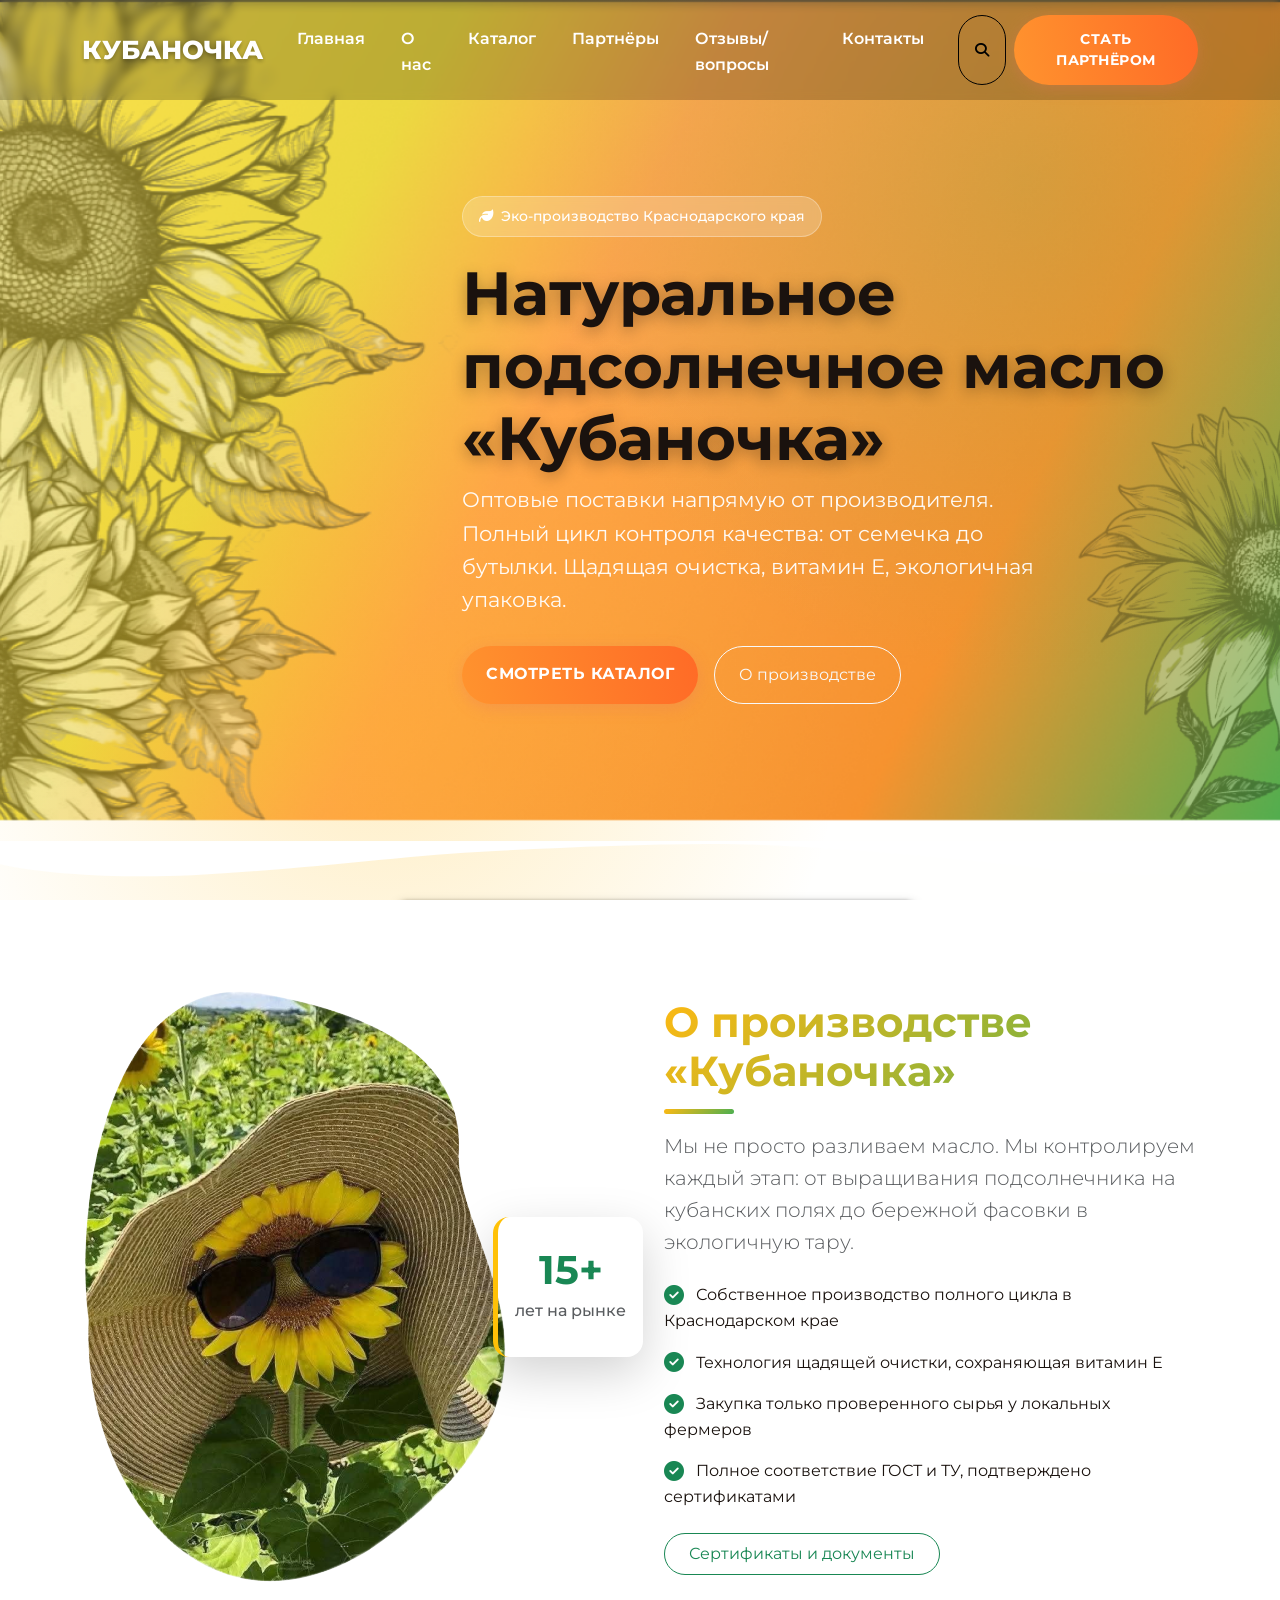
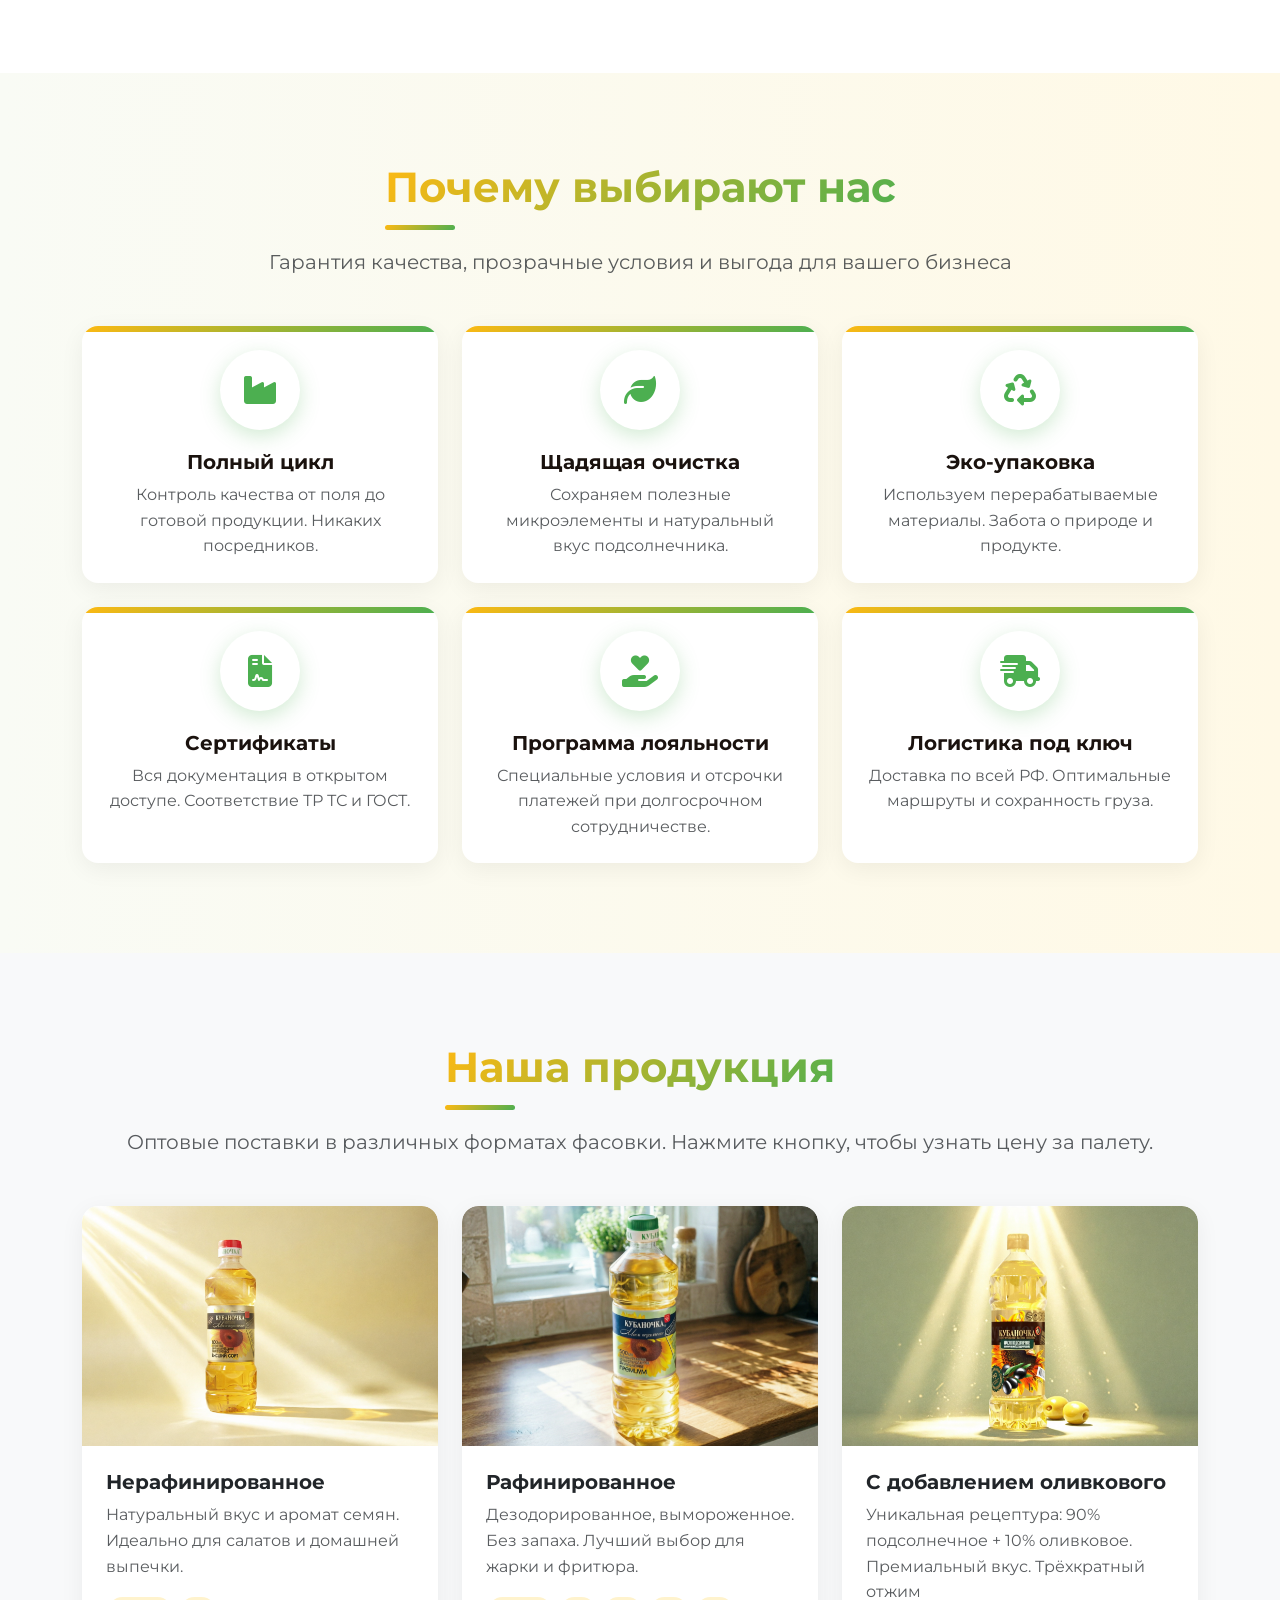
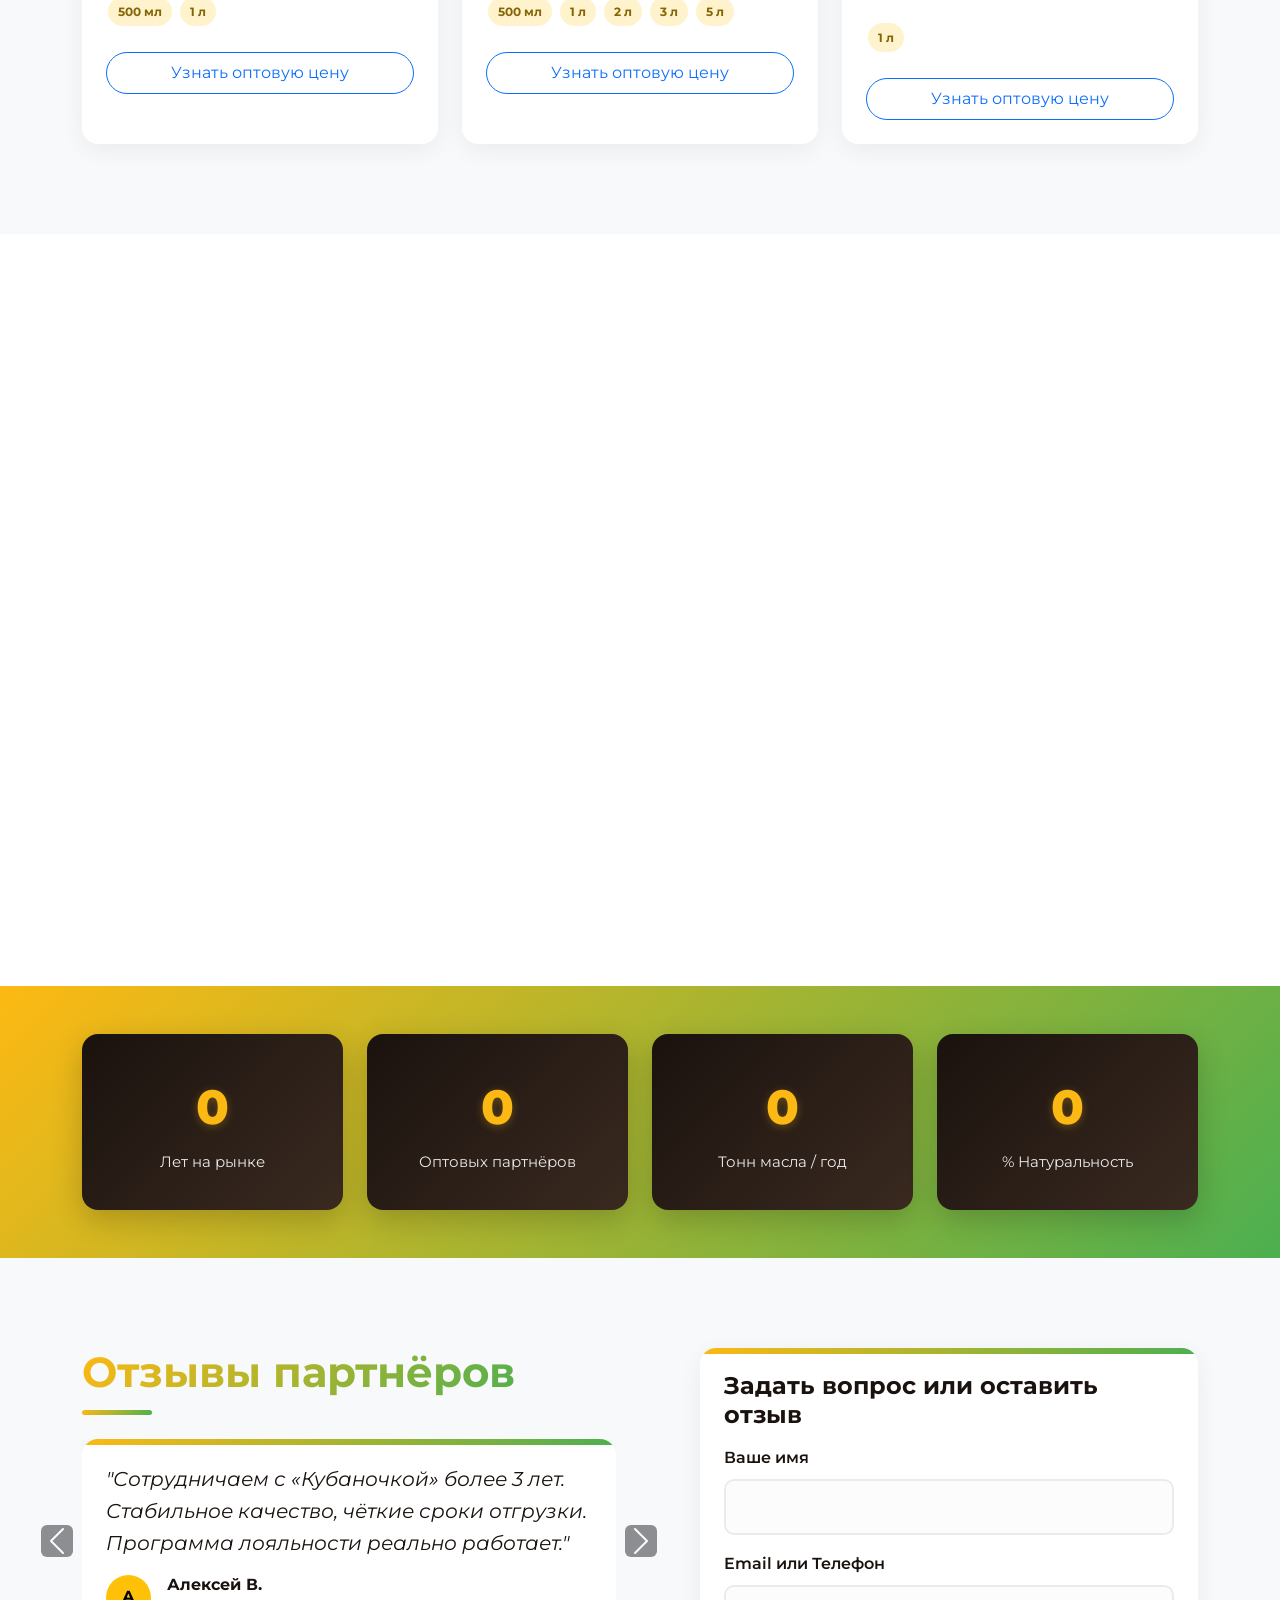
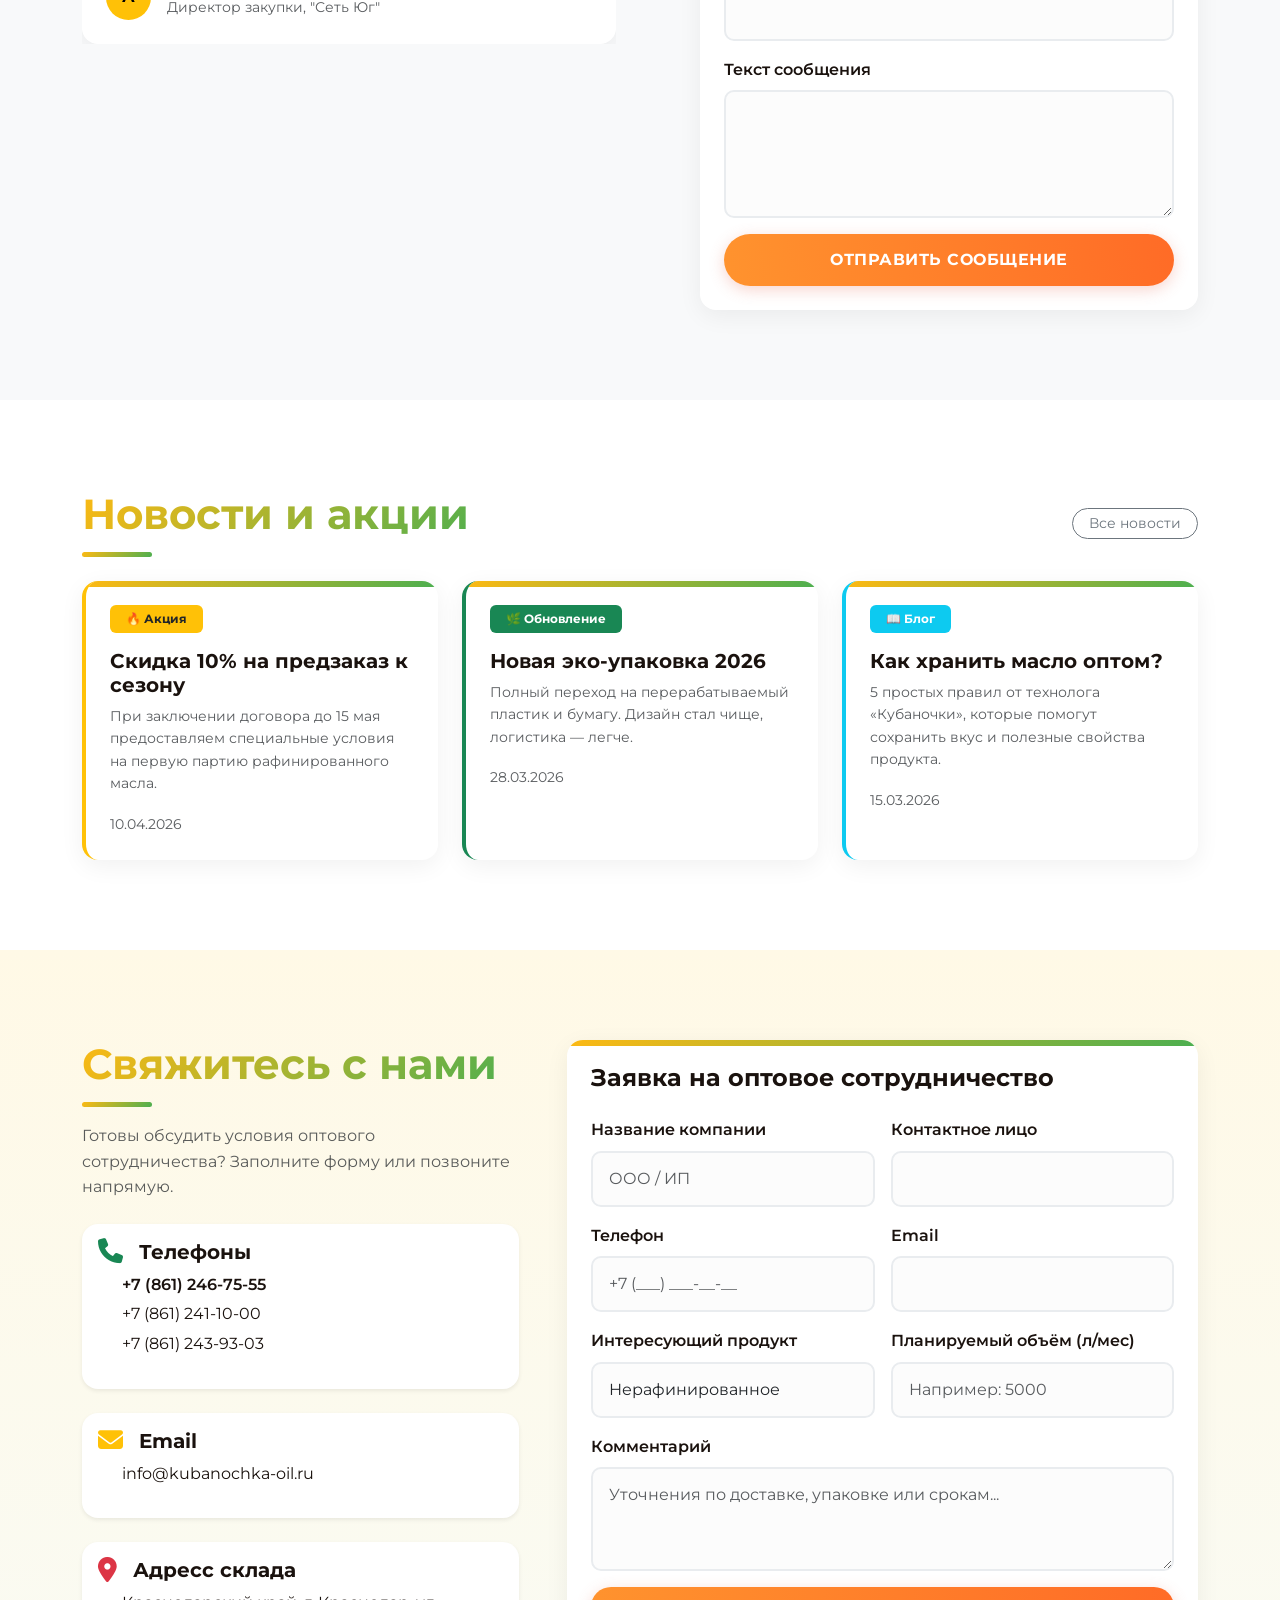
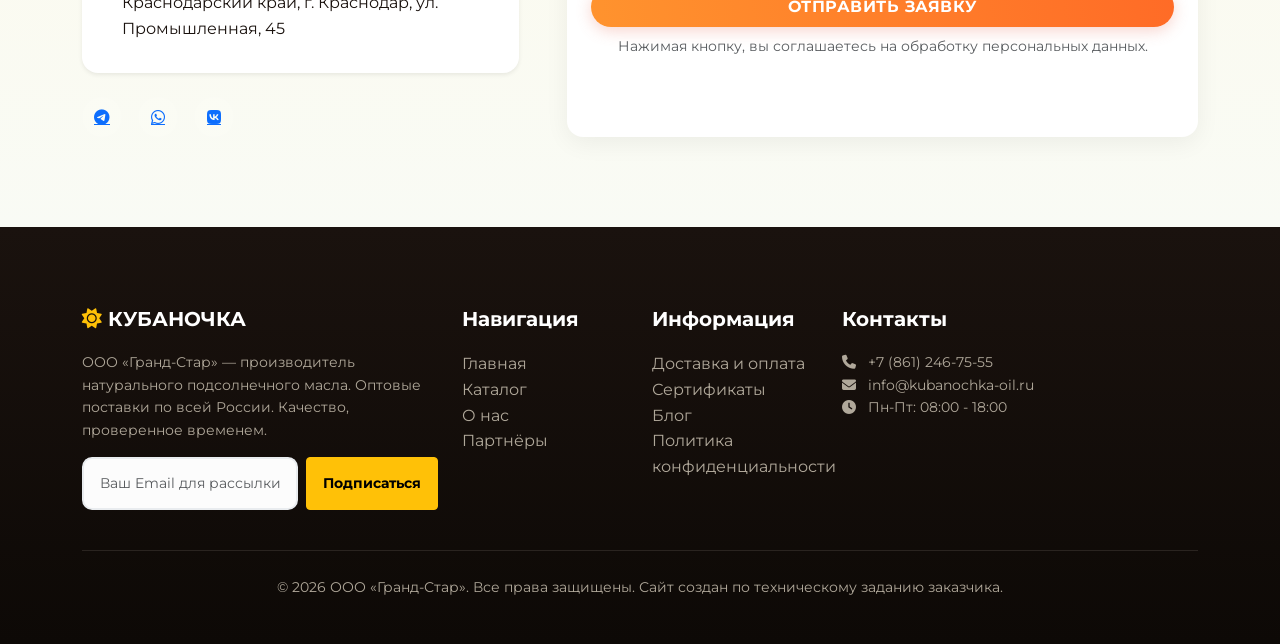
<file: index.html>
<!DOCTYPE html>
<html lang="ru">

<head>
    <meta charset="UTF-8">
    <meta name="viewport" content="width=device-width, initial-scale=1.0">
    <title>Сильный пароль: конструктор безопасности</title>
    <!-- Подключение Bootstrap CSS через CDN -->
    <link href="https://cdn.jsdelivr.net/npm/bootstrap@5.3.2/dist/css/bootstrap.min.css" rel="stylesheet">
    <!-- Bootstrap Icons -->
    <link rel="stylesheet" href="https://cdn.jsdelivr.net/npm/bootstrap-icons@1.11.1/font/bootstrap-icons.css">
    <link rel="preconnect" href="https://fonts.googleapis.com">
    <link rel="preconnect" href="https://fonts.gstatic.com" crossorigin>
    <link href="https://fonts.googleapis.com/css2?family=Montserrat:wght@300;400;500;600;700;800&display=swap"
        rel="stylesheet">
    <link rel="stylesheet" href="styles.css">
    <script src="script.js"></script>

</head>

<body>


    <!-- ================= НАВИГАЦИЯ ================= -->
    <nav id="mainNav" class="navbar navbar-expand-lg fixed-top">
        <div class="container">
            <a class="navbar-brand" href="#">КУБАНОЧКА</a>
            <button class="navbar-toggler bg-light" type="button" data-bs-toggle="collapse"
                data-bs-target="#navbarContent">
                <span class="navbar-toggler-icon"></span>
            </button>
            <div class="collapse navbar-collapse" id="navbarContent">
                <ul class="navbar-nav ms-auto mb-2 mb-lg-0">
                    <li class="nav-item"><a class="nav-link" href="#hero">Главная</a></li>
                    <li class="nav-item"><a class="nav-link" href="#about">О нас</a></li>
                    <li class="nav-item"><a class="nav-link" href="#catalog">Каталог</a></li>
                    <li class="nav-item"><a class="nav-link" href="#partners">Партнёры</a></li>
                    <li class="nav-item"><a class="nav-link" href="#reviews">Отзывы/вопросы</a></li>
                    <li class="nav-item"><a class="nav-link" href="#contact">Контакты</a></li>
                </ul>
                <div class="ms-lg-3 d-flex gap-2 mt-2 mt-lg-0">
                    <button class="btn btn-outline-light btn-sm rounded-pill px-3" data-bs-toggle="modal"
                        data-bs-target="#searchModal"><i class="fa-solid fa-magnifying-glass"></i></button>
                    <a href="#contact" class="btn btn-cta btn-sm px-4">Стать партнёром</a>
                </div>
            </div>
        </div>
    </nav>

    <!-- ================= ГЕРОЙ-БАННЕР ================= -->
    <section id="hero" class="hero-section">
        <div class="container position-relative" style="z-index: 2;">
            <div class="row align-items-center">
                <div class="col-lg-8 offset-lg-4 hero-content fade-in">
                    <span class="hero-badge"><i class="fa-solid fa-leaf me-2"></i>Эко-производство Краснодарского
                        края</span>
                    <h1>Натуральное подсолнечное масло <span class="text-yellow">«Кубаночка»</span></h1>
                    <p>Оптовые поставки напрямую от производителя. Полный цикл контроля качества: от семечка до бутылки.
                        Щадящая очистка, витамин Е, экологичная упаковка.</p>
                    <div class="d-flex flex-wrap gap-3">
                        <a href="#catalog" class="btn btn-cta rounded-pill px-4 py-3">Смотреть каталог</a>
                        <a href="#about" class="btn btn-outline-light rounded-pill px-4 py-3">О производстве</a>
                    </div>
                </div>
            </div>
        </div>
        <div style="position: absolute; bottom: -1px; left: 0; width: 100%; overflow: hidden; line-height: 0;">
            <svg viewBox="0 0 1200 120" preserveAspectRatio="none" style="width: 100%; height: 60px; fill: #ffffff;">
                <path
                    d="M0,0V46.29c47,22,117,28,180,22,100-10,200-40,280-48,100-10,200-20,280-10,90,10,180,30,240,45,50,10,100,15,160,10,50-5,90-15,130-25,40-10,80-25,130-30,50-5,100-10,150-10V0Z">
                </path>
            </svg>
        </div>
    </section>

    <!-- ================= О КОМПАНИИ ================= -->
    <section id="about" class="section-padding">
        <div class="container">
            <div class="row align-items-center g-5">
                <div class="col-lg-6 fade-in">
                    <div class="position-relative">
                        <img src="1pods.png" alt="Производство Кубаночка" class="img-fluid">
                        <div class="position-absolute top-50 start-100 translate-middle rounded-4 shadow-lg d-none d-md-flex flex-column justify-content-center border-start border-5 border-warning text-center"
                            style="margin-left: -48px; min-width: 150px; min-height: 140px; ">
                            <span class="fs-1 fw-bold text-success lh-1">15+</span>

                            <span class="text-muted fw-medium mt-2">
                                лет на рынке
                            </span>
                        </div>
                    </div>
                </div>
                <div class="col-lg-6 fade-in ps-lg-6">
                    <h2 class="section-title">О производстве <span class="text-green">«Кубаночка»</span></h2>
                    <p class="lead text-muted">Мы не просто разливаем масло. Мы контролируем каждый этап: от выращивания
                        подсолнечника на кубанских полях до бережной фасовки в экологичную тару.</p>
                    <ul class="list-unstyled mt-4 mb-4">
                        <li class="mb-3"><i class="fa-solid fa-check-circle text-success me-2 fa-lg"></i> Собственное
                            производство полного цикла в Краснодарском крае</li>
                        <li class="mb-3"><i class="fa-solid fa-check-circle text-success me-2 fa-lg"></i> Технология
                            щадящей очистки, сохраняющая витамин Е</li>
                        <li class="mb-3"><i class="fa-solid fa-check-circle text-success me-2 fa-lg"></i> Закупка только
                            проверенного сырья у локальных фермеров</li>
                        <li class="mb-3"><i class="fa-solid fa-check-circle text-success me-2 fa-lg"></i> Полное
                            соответствие ГОСТ и ТУ, подтверждено сертификатами</li>
                    </ul>
                    <a href="#partners" class="btn btn-outline-success rounded-pill px-4 py-2">Сертификаты и
                        документы</a>
                </div>
            </div>
        </div>
    </section>

    <!-- ================= ПРЕИМУЩЕСТВА ================= -->
    <section class="section-padding" style="background: linear-gradient(to right, #f9fbf5, #fff9e6);">
        <div class="container">
            <div class="text-center mb-5 fade-in">
                <h2 class="section-title">Почему выбирают нас</h2>
                <p class="text-muted fs-5">Гарантия качества, прозрачные условия и выгода для вашего бизнеса</p>
            </div>
            <div class="row g-4">
                <div class="col-md-6 col-lg-4 fade-in">
                    <div class="card-custom p-4 text-center h-100">
                        <div class="adv-icon"><i class="fa-solid fa-industry"></i></div>
                        <h5>Полный цикл</h5>
                        <p class="text-muted mb-0">Контроль качества от поля до готовой продукции. Никаких посредников.
                        </p>
                    </div>
                </div>
                <div class="col-md-6 col-lg-4 fade-in">
                    <div class="card-custom p-4 text-center h-100">
                        <div class="adv-icon"><i class="fa-solid fa-leaf"></i></div>
                        <h5>Щадящая очистка</h5>
                        <p class="text-muted mb-0">Сохраняем полезные микроэлементы и натуральный вкус подсолнечника.
                        </p>
                    </div>
                </div>
                <div class="col-md-6 col-lg-4 fade-in">
                    <div class="card-custom p-4 text-center h-100">
                        <div class="adv-icon"><i class="fa-solid fa-recycle"></i></div>
                        <h5>Эко-упаковка</h5>
                        <p class="text-muted mb-0">Используем перерабатываемые материалы. Забота о природе и продукте.
                        </p>
                    </div>
                </div>
                <div class="col-md-6 col-lg-4 fade-in">
                    <div class="card-custom p-4 text-center h-100">
                        <div class="adv-icon"><i class="fa-solid fa-file-contract"></i></div>
                        <h5>Сертификаты</h5>
                        <p class="text-muted mb-0">Вся документация в открытом доступе. Соответствие ТР ТС и ГОСТ.</p>
                    </div>
                </div>
                <div class="col-md-6 col-lg-4 fade-in">
                    <div class="card-custom p-4 text-center h-100">
                        <div class="adv-icon"><i class="fa-solid fa-hand-holding-heart"></i></div>
                        <h5>Программа лояльности</h5>
                        <p class="text-muted mb-0">Специальные условия и отсрочки платежей при долгосрочном
                            сотрудничестве.</p>
                    </div>
                </div>
                <div class="col-md-6 col-lg-4 fade-in">
                    <div class="card-custom p-4 text-center h-100">
                        <div class="adv-icon"><i class="fa-solid fa-truck-fast"></i></div>
                        <h5>Логистика под ключ</h5>
                        <p class="text-muted mb-0">Доставка по всей РФ. Оптимальные маршруты и сохранность груза.</p>
                    </div>
                </div>
            </div>
        </div>
    </section>

    <!-- ================= КАТАЛОГ ================= -->
    <section id="catalog" class="section-padding bg-light">
        <div class="container">
            <div class="text-center mb-5 fade-in">
                <h2 class="section-title">Наша продукция</h2>
                <p class="text-muted fs-5">Оптовые поставки в различных форматах фасовки. Нажмите кнопку, чтобы узнать
                    цену за палету.</p>
            </div>
            <div class="row g-4">
                <div class="col-md-4 fade-in">
                    <div class="card product-card ">
                        <img src="1pg.png" alt="Нерафинированное масло" class="w-100">
                        <div class="card-body p-4">
                            <h5 class="card-title fw-bold">Нерафинированное</h5>
                            <p class="card-text text-muted">Натуральный вкус и аромат семян. Идеально для салатов и
                                домашней выпечки.</p>
                            <div class="mb-3">
                                <span class="volume-badge">500 мл</span>
                                <span class="volume-badge">1 л</span>
                            </div>
                            <div class="price-hidden">
                                <div class="d-flex justify-content-between align-items-center mb-2">
                                    <span class="fw-semibold">Цена за 1 палету:</span>
                                    <span class="fs-4 fw-bold text-success">128 400 ₽</span>
                                </div>
                                <small class="text-muted d-block mb-2">📦 В палете: 90 бут. (по1 л/шт с учётом
                                    упаковки)/ 120 бут. (500 мл)</small>
                                <div class="progress mb-2" style="height: 6px;">
                                    <div class="progress-bar bg-success" style="width: 75%"></div>
                                </div>
                                <small class="text-muted">* Мин. заказ: 1 палета. Доставка от 3 рабочих дней.</small>
                                <small class="text-muted d-block mb-2"><br>ГОСТ <br>ТУ 1129-2013</small>
                                <small class="text-muted d-block mb-2"><br>Масса нетто <br> 460 гр г</small>
                                <small class="text-muted d-block mb-2"><br>Срок годности <br>20 месяцев</small>
                            </div>
                            <button type="button"
                                class="btn btn-outline-primary w-100 rounded-pill py-2 mt-2 btn-price-toggle">Узнать
                                оптовую цену</button>
                        </div>
                    </div>
                </div>
                <div class="col-md-4 fade-in">
                    <div class="card product-card h-100">
                        <img src="2pg.png" alt="Рафинированное масло" class="w-100">
                        <div class="card-body p-4">
                            <h5 class="card-title fw-bold">Рафинированное</h5>
                            <p class="card-text text-muted">Дезодорированное, вымороженное. Без запаха. Лучший выбор для
                                жарки и фритюра.</p>
                            <div class="mb-3">
                                <span class="volume-badge">500 мл</span>
                                <span class="volume-badge">1 л</span>
                                <span class="volume-badge">2 л</span>
                                <span class="volume-badge">3 л</span>
                                <span class="volume-badge">5 л</span>
                            </div>
                            <div class="price-hidden">
                                <div class="d-flex justify-content-between align-items-center mb-2">
                                    <span class="fw-semibold">Цена за 1 палету:</span>
                                    <span class="fs-4 fw-bold text-success">145 800 ₽</span>
                                </div>
                                <small class="text-muted d-block mb-2">📦 В палете: 110 бут. (500 мл) / 90 бут. (1 л) /
                                    <br> 78 бут. (2 л) / 70 бут.(3 л) / 50+- бут. (5 л )</small>
                                <div class="progress mb-2" style="height: 6px;">
                                    <div class="progress-bar bg-warning" style="width: 90%"></div>
                                </div>
                                <small class="text-muted">* Хит продаж. Отгрузка в день заявки. Количество
                                    регулируется.</small>
                                <small class="text-muted d-block mb-2"><br>ГОСТ <br>ТУ 1129-2013</small>
                                <small class="text-muted d-block mb-2"><br>Масса нетто <br> 520 гр г</small>
                                <small class="text-muted d-block mb-2"><br>Срок годности <br> 20 месяцев </small>
                            </div>
                            <button type="button"
                                class="btn btn-outline-primary w-100 rounded-pill py-2 mt-2 btn-price-toggle">Узнать
                                оптовую цену</button>
                        </div>
                    </div>
                </div>
                <div class="col-md-4 fade-in">
                    <div class="card product-card h-100">
                        <img src="3pg.png" alt="Масло с оливковым" class="w-100">
                        <div class="card-body p-4">
                            <h5 class="card-title fw-bold">С добавлением оливкового</h5>
                            <p class="card-text text-muted">Уникальная рецептура: 90% подсолнечное + 10% оливковое.
                                Премиальный вкус. Трёхкратный отжим</p>
                            <div class="mb-3">
                                <span class="volume-badge">1 л</span>
                            </div>
                            <div class="price-hidden">
                                <div class="d-flex justify-content-between align-items-center mb-2">
                                    <span class="fw-semibold">Цена за 1 палету:</span>
                                    <span class="fs-4 fw-bold text-success">192 500 ₽</span>
                                </div>
                                <small class="text-muted d-block mb-2">📦 В палете: 140 бут. (премиум-фасовка) <br>
                                    Колличество бутылок в палете регулируется</small>
                                <div class="progress mb-2" style="height: 6px;">
                                    <div class="progress-bar bg-info" style="width: 60%"></div>
                                </div>
                                <small class="text-muted">* Лимитированная партия. Бронь от 2 палет. Спец заказ.</small>
                                <small class="text-muted d-block mb-2"><br>ГОСТ <br>ТУ 10.41.59-024-
                                    45986955-2021</small>
                                <small class="text-muted d-block mb-2"><br>Масса нетто <br> 920 гр г</small>
                                <small class="text-muted d-block mb-2"><br>Срок годности <br>18 месяцев </small>
                            </div>
                            <button type="button"
                                class="btn btn-outline-primary w-100 rounded-pill py-2 mt-2 btn-price-toggle">Узнать
                                оптовую цену</button>
                        </div>
                    </div>
                </div>
            </div>
        </div>
    </section>

    <!-- ================= ПАРТНЁРЫ И СЕРТИФИКАТЫ ================= -->
    <section id="partners" class="section-padding">
        <div class="container">
            <div class="text-center mb-5 fade-in">
                <h2 class="section-title">Доверие рынка</h2>
                <p class="text-muted fs-5">Работаем с федеральными сетями и региональными дистрибьюторами</p>
            </div>
            <div class="row justify-content-center align-items-center g-4 mb-5 fade-in">
                <div class="col-6 col-md-3 text-center p-4 border rounded-4 bg-light shadow-sm">
                    <h5 class="text-muted mb-0 fw-bold">X5 Group</h5>
                </div>
                <div class="col-6 col-md-3 text-center p-4 border rounded-4 bg-light shadow-sm">
                    <h5 class="text-muted mb-0 fw-bold">Ozon / WB</h5>
                </div>
                <div class="col-6 col-md-3 text-center p-4 border rounded-4 bg-light shadow-sm">
                    <h5 class="text-muted mb-0 fw-bold">Магнит</h5>
                </div>
                <div class="col-6 col-md-3 text-center p-4 border rounded-4 bg-light shadow-sm">
                    <h5 class="text-muted mb-0 fw-bold">ЗавАгро</h5>
                </div>
            </div>
            <div class="text-center mb-4 fade-in">
                <h4 class="mb-4">Сертификаты и документация</h4>
                <div class="row g-3 justify-content-center">
                    <div class="col-md-3 col-6">
                        <div class="p-4 bg-white shadow-sm rounded-4 text-center border-top border-4 border-success">
                            <i class="fa-solid fa-file-shield fa-3x text-success mb-3"></i>
                            <p class="small mb-0 fw-semibold">Сертификат ТР ТС</p>
                        </div>
                        <a href="docs.html" class="btnn">Ознакомиться</a>
                    </div>
                    <div class="col-md-3 col-6">
                        <div class="p-4 bg-white shadow-sm rounded-4 text-center border-top border-4 border-warning">
                            <i class="fa-solid fa-flask fa-3x text-warning mb-3"></i>
                            <p class="small mb-0 fw-semibold">Протокол испытаний</p>
                        </div>
                        <a href="docs1.html" class="btnn">Ознакомиться</a>
                    </div>
                    <div class="col-md-3 col-6">
                        <div class="p-4 bg-white shadow-sm rounded-4 text-center border-top border-4 border-info">
                            <i class="fa-solid fa-clipboard-check fa-3x text-info mb-3"></i>
                            <p class="small mb-0 fw-semibold">Декларация ГОСТ</p>
                        </div>
                        <a href="docs2.html" class="btnn">Ознакомиться</a>
                    </div>
                </div>
            </div>
        </div>
    </section>

    <!-- ================= СТАТИСТИКА ================= -->
    <section class="py-5" style="background: var(--grad-primary); color: #fff;">
        <div class="container">
            <div class="row g-4 text-center" id="stats">
                <div class="col-md-3 col-6">
                    <div class="stat-box">
                        <div class="stat-number" data-target="15">0</div>
                        <div class="stat-label">Лет на рынке</div>
                    </div>
                </div>
                <div class="col-md-3 col-6">
                    <div class="stat-box">
                        <div class="stat-number" data-target="350">0</div>
                        <div class="stat-label">Оптовых партнёров</div>
                    </div>
                </div>
                <div class="col-md-3 col-6">
                    <div class="stat-box">
                        <div class="stat-number" data-target="12000">0</div>
                        <div class="stat-label">Тонн масла / год</div>
                    </div>
                </div>
                <div class="col-md-3 col-6">
                    <div class="stat-box">
                        <div class="stat-number" data-target="100">0</div>
                        <div class="stat-label">% Натуральность</div>
                    </div>
                </div>
            </div>
        </div>
    </section>

    <!-- ================= ОТЗЫВЫ И ВОПРОСЫ ================= -->
    <section id="reviews" class="section-padding bg-light">
        <div class="container">
            <div class="row g-5">
                <div class="col-lg-6 fade-in">
                    <h2 class="section-title mb-4">Отзывы партнёров</h2>
                    <div id="reviewCarousel" class="carousel slide" data-bs-ride="carousel">
                        <div class="carousel-inner">
                            <div class="carousel-item active">
                                <div class="card-custom p-4">
                                    <p class="mb-3 fst-italic fs-5">"Сотрудничаем с «Кубаночкой» более 3 лет. Стабильное
                                        качество, чёткие сроки отгрузки. Программа лояльности реально работает."</p>
                                    <div class="d-flex align-items-center mt-3">
                                        <div class="bg-warning rounded-circle d-flex align-items-center justify-content-center"
                                            style="width:45px;height:45px; color:#000; font-weight:700;">А</div>
                                        <div class="ms-3">
                                            <h6 class="mb-0">Алексей В.</h6><small class="text-muted">Директор закупки,
                                                "Сеть Юг"</small>
                                        </div>
                                    </div>
                                </div>
                            </div>
                            <div class="carousel-item">
                                <div class="card-custom p-4">
                                    <p class="mb-3 fst-italic fs-5">"Эко-упаковка — это важно для нас. Наши клиенты
                                        ценят заботу о природе. Масло вкусное, качественное, будем сотрудничать дальше."
                                    </p>
                                    <div class="d-flex align-items-center mt-3">
                                        <div class="bg-warning rounded-circle d-flex align-items-center justify-content-center"
                                            style="width:45px;height:45px; color:#000; font-weight:700;">О</div>
                                        <div class="ms-3">
                                            <h6 class="mb-0">Ольга Т.</h6><small class="text-muted">Владелица эко-лавки,
                                                г. Сочи</small>
                                        </div>
                                    </div>
                                </div>
                            </div>
                            <div class="carousel-item">
                                <div class="card-custom p-4">
                                    <p class="mb-3 fst-italic fs-5">"Удобная фасовка по 5 литров для общепита. Масло не
                                        пенится при жарке, не дымит. Отличный выбор для нашей пекарни."</p>
                                    <div class="d-flex align-items-center mt-3">
                                        <div class="bg-danger rounded-circle d-flex align-items-center justify-content-center"
                                            style="width:45px;height:45px; color:#fff; font-weight:700;">Н</div>
                                        <div class="ms-3">
                                            <h6 class="mb-0">Наталья Ф.</h6><small class="text-muted">Управляющая
                                                пекарней "Хлебный дом"</small>
                                        </div>
                                    </div>
                                </div>
                            </div>
                            <div class="carousel-item">
                                <div class="card-custom p-4">
                                    <p class="mb-3 fst-italic fs-5">"Лучшее масло из всех, что мы пробовали! Честный
                                        состав, прозрачная бутылка — видно качество. Программа лояльности приятный
                                        бонус."</p>
                                    <div class="d-flex align-items-center mt-3">
                                        <div class="bg-success rounded-circle d-flex align-items-center justify-content-center"
                                            style="width:45px;height:45px; color:#fff; font-weight:700;">Р</div>
                                        <div class="ms-3">
                                            <h6 class="mb-0">Руслан Г.</h6><small class="text-muted">Снабженец, Сеть
                                                кафе "Уют"</small>
                                        </div>
                                    </div>
                                </div>
                            </div>
                            <div class="carousel-item">
                                <div class="card-custom p-4">
                                    <p class="mb-3 fst-italic fs-5">"Щадящая очистка действительно сохраняет витамины.
                                        Проводили лабораторные исследования — всё соответствует заявленному.
                                        Рекомендую!"</p>
                                    <div class="d-flex align-items-center mt-3">
                                        <div class="bg-info rounded-circle d-flex align-items-center justify-content-center"
                                            style="width:45px;height:45px; color:#fff; font-weight:700;">И</div>
                                        <div class="ms-3">
                                            <h6 class="mb-0">Игорь Н.</h6><small class="text-muted">Нутрициолог,
                                                консультант"</small>
                                        </div>
                                    </div>
                                </div>
                            </div>
                            <div class="carousel-item">
                                <div class="card-custom p-4">
                                    <p class="mb-3 fst-italic fs-5">"Перешли на эко-упаковку вместе с вами. Покупатели
                                        оценили и прибавилось больше партнёров. Качество масла не падает от партии к
                                        партии."</p>
                                    <div class="d-flex align-items-center mt-3">
                                        <div class="bg-success rounded-circle d-flex align-items-center justify-content-center"
                                            style="width:45px;height:45px; color:#fff; font-weight:700;">М</div>
                                        <div class="ms-3">
                                            <h6 class="mb-0">Марина С.</h6><small class="text-muted">Управляющий,
                                                "Органик Маркет"</small>
                                        </div>
                                    </div>
                                </div>
                            </div>
                        </div>
                        <button class="carousel-control-prev" type="button" data-bs-target="#reviewCarousel"
                            data-bs-slide="prev"><span class="carousel-control-prev-icon bg-dark rounded p-3"
                                aria-hidden="true"></span></button>
                        <button class="carousel-control-next" type="button" data-bs-target="#reviewCarousel"
                            data-bs-slide="next"><span class="carousel-control-next-icon bg-dark rounded p-3"
                                aria-hidden="true"></span></button>
                    </div>
                </div>
                <div class="col-lg-6 fade-in feedback-block">
                    <div class="card-custom p-4 h-100 border-2 border-success">
                        <h4 class="mb-3">Задать вопрос или оставить отзыв</h4>
                        <form id="feedbackForm">
                            <div class="mb-3"><label class="form-label fw-semibold">Ваше имя</label><input type="text"
                                    class="form-control" required></div>
                            <div class="mb-3"><label class="form-label fw-semibold">Email или Телефон</label><input
                                    type="text" class="form-control" required></div>
                            <div class="mb-3"><label class="form-label fw-semibold">Текст сообщения</label><textarea
                                    class="form-control" rows="4" required></textarea></div>
                            <button type="submit" class="btn btn-cta w-100">Отправить сообщение</button>
                        </form>
                    </div>
                </div>
            </div>
        </div>
    </section>

    <!-- ================= НОВОСТИ ================= -->
    <section class="section-padding">
        <div class="container">
            <div class="d-flex justify-content-between align-items-center mb-4 fade-in">
                <h2 class="section-title mb-0">Новости и акции</h2>
                <a href="#" class="btn btn-outline-secondary btn-sm rounded-pill px-3">Все новости</a>
            </div>
            <div class="row g-4">
                <div class="col-md-4 fade-in">
                    <div class="card-custom p-4 h-100 border-start border-4 border-warning">
                        <span class="badge bg-warning text-dark mb-2 px-3 py-2">🔥 Акция</span>
                        <h5 class="mt-2">Скидка 10% на предзаказ к сезону</h5>
                        <p class="text-muted small">При заключении договора до 15 мая предоставляем специальные условия
                            на первую партию рафинированного масла.</p>
                        <small class="text-muted">10.04.2026</small>
                    </div>
                </div>
                <div class="col-md-4 fade-in">
                    <div class="card-custom p-4 h-100 border-start border-4 border-success">
                        <span class="badge bg-success mb-2 px-3 py-2">🌿 Обновление</span>
                        <h5 class="mt-2">Новая эко-упаковка 2026</h5>
                        <p class="text-muted small">Полный переход на перерабатываемый пластик и бумагу. Дизайн стал
                            чище, логистика — легче.</p>
                        <small class="text-muted">28.03.2026</small>
                    </div>
                </div>
                <div class="col-md-4 fade-in">
                    <div class="card-custom p-4 h-100 border-start border-4 border-info">
                        <span class="badge bg-info text-white mb-2 px-3 py-2">📖 Блог</span>
                        <h5 class="mt-2">Как хранить масло оптом?</h5>
                        <p class="text-muted small">5 простых правил от технолога «Кубаночки», которые помогут сохранить
                            вкус и полезные свойства продукта.</p>
                        <small class="text-muted">15.03.2026</small>
                    </div>
                </div>
            </div>
        </div>
    </section>

    <!-- ================= КОНТАКТЫ И ЗАЯВКА ================= -->
    <section id="contact" class="section-padding" style="background: linear-gradient(to top, #f9fbf5, #fff9e6);">
        <div class="container">
            <div class="row g-5">
                <div class="col-lg-5 fade-in">
                    <h2 class="section-title">Свяжитесь с нами</h2>
                    <p class="text-muted mb-4">Готовы обсудить условия оптового сотрудничества? Заполните форму или
                        позвоните напрямую.</p>
                    <div class="mb-4 p-3 bg-white rounded-4 shadow-sm">
                        <h5 class="d-flex align-items-center"><i class="fa-solid fa-phone text-success me-3 fa-lg"></i>
                            Телефоны</h5>
                        <p class="mb-1 ms-4 fw-semibold">+7 (861) 246-75-55</p>
                        <p class="mb-1 ms-4">+7 (861) 241-10-00</p>
                        <p class="ms-4">+7 (861) 243-93-03</p>
                    </div>
                    <div class="mb-4 p-3 bg-white rounded-4 shadow-sm">
                        <h5 class="d-flex align-items-center"><i
                                class="fa-solid fa-envelope text-warning me-3 fa-lg"></i> Email</h5>
                        <p class="ms-4">info@kubanochka-oil.ru</p>
                    </div>
                    <div class="mb-4 p-3 bg-white rounded-4 shadow-sm">
                        <h5 class="d-flex align-items-center"><i
                                class="fa-solid fa-location-dot text-danger me-3 fa-lg"></i> Адресс склада</h5>
                        <p class="ms-4">Краснодарский край, г. Краснодар, ул. Промышленная, 45</p>
                    </div>
                    <div class="d-flex gap-3">
                        <a href="#" class="social-btn"><i class="fa-brands fa-telegram"></i></a>
                        <a href="#" class="social-btn"><i class="fa-brands fa-whatsapp"></i></a>
                        <a href="#" class="social-btn"><i class="fa-brands fa-vk"></i></a>
                    </div>
                </div>
                <div class="col-lg-7 fade-in">
                    <div class="card-custom p-4 border-2 border-warning">
                        <h4 class="mb-4">Заявка на оптовое сотрудничество</h4>
                        <form id="orderForm">
                            <div class="row g-3">
                                <div class="col-md-6"><label class="form-label fw-semibold">Название
                                        компании</label><input type="text" class="form-control" placeholder="ООО / ИП"
                                        required></div>
                                <div class="col-md-6"><label class="form-label fw-semibold">Контактное
                                        лицо</label><input type="text" class="form-control" required></div>
                                <div class="col-md-6"><label class="form-label fw-semibold">Телефон</label><input
                                        type="tel" class="form-control" placeholder="+7 (___) ___-__-__" required></div>
                                <div class="col-md-6"><label class="form-label fw-semibold">Email</label><input
                                        type="email" class="form-control" required></div>
                                <div class="col-md-6">
                                    <label class="form-label fw-semibold">Интересующий продукт</label>
                                    <select class="form-select">
                                        <option>Нерафинированное</option>
                                        <option>Рафинированное</option>
                                        <option>С добавлением оливкового</option>
                                        <option>Весь ассортимент</option>
                                    </select>
                                </div>
                                <div class="col-md-6"><label class="form-label fw-semibold">Планируемый объём
                                        (л/мес)</label><input type="number" class="form-control"
                                        placeholder="Например: 5000"></div>
                                <div class="col-12"><label class="form-label fw-semibold">Комментарий</label><textarea
                                        class="form-control" rows="3"
                                        placeholder="Уточнения по доставке, упаковке или срокам..."></textarea></div>
                                <div class="col-12 mt-3">
                                    <button type="submit" class="btn btn-cta w-100 py-2">Отправить заявку</button>
                                    <small class="text-muted d-block mt-2 text-center">Нажимая кнопку, вы соглашаетесь
                                        на обработку персональных данных.</small>
                                </div>
                            </div>
                        </form>
                    </div>
                </div>
            </div>
        </div>
    </section>

    <!-- ================= ФУТЕР ================= -->
    <footer>
        <div class="container">
            <div class="row g-4">
                <div class="col-lg-4">
                    <h5><i class="fa-solid fa-sun text-warning"></i> КУБАНОЧКА</h5>
                    <p class="small">ООО «Гранд-Стар» — производитель натурального подсолнечного масла. Оптовые поставки
                        по всей России. Качество, проверенное временем.</p>
                    <form class="mt-3 d-flex">
                        <input type="email" class="form-control form-control-sm" placeholder="Ваш Email для рассылки">
                        <button type="submit" class="btn btn-warning btn-sm ms-2 px-3 fw-bold">Подписаться</button>
                    </form>
                </div>
                <div class="col-lg-2 col-6">
                    <h5>Навигация</h5>
                    <ul class="list-unstyled">
                        <li><a href="#hero">Главная</a></li>
                        <li><a href="#catalog">Каталог</a></li>
                        <li><a href="#about">О нас</a></li>
                        <li><a href="#partners">Партнёры</a></li>
                    </ul>
                </div>
                <div class="col-lg-2 col-6">
                    <h5>Информация</h5>
                    <ul class="list-unstyled">
                        <li><a href="#">Доставка и оплата</a></li>
                        <li><a href="#">Сертификаты</a></li>
                        <li><a href="#">Блог</a></li>
                        <li><a href="#">Политика конфиденциальности</a></li>
                    </ul>
                </div>
                <div class="col-lg-4">
                    <h5>Контакты</h5>
                    <ul class="list-unstyled small">
                        <li><i class="fa-solid fa-phone me-2"></i> +7 (861) 246-75-55</li>
                        <li><i class="fa-solid fa-envelope me-2"></i> info@kubanochka-oil.ru</li>
                        <li><i class="fa-solid fa-clock me-2"></i> Пн-Пт: 08:00 - 18:00</li>
                    </ul>
                </div>
            </div>
            <div class="footer-bottom text-center small">
                <p>&copy; 2026 ООО «Гранд-Стар». Все права защищены. Сайт создан по техническому заданию заказчика.</p>
            </div>
        </div>
    </footer>

    <!-- ================= МОДАЛЬНОЕ ОКНО ПОИСКА ================= -->
    <div class="modal fade" id="searchModal" tabindex="-1" aria-hidden="true">
        <div class="modal-dialog modal-dialog-centered">
            <div class="modal-content border-0 shadow">
                <div class="modal-header border-0">
                    <h5 class="modal-title">Поиск по сайту</h5>
                    <button type="button" class="btn-close" data-bs-dismiss="modal" aria-label="Close"></button>
                </div>
                <div class="modal-body">
                    <div class="input-group">
                        <input id="searchInput" type="text" class="form-control form-control-lg"
                            placeholder="Например: Отзывы, Каталог, Партнёры...">
                        <button id="searchBtn" class="btn btn-cta px-4" type="button">Найти</button>
                    </div>
                    <div id="searchFeedback" class="mt-3 small text-center text-muted"></div>
                </div>
            </div>
        </div>
    </div>

    <!-- Bootstrap JS -->
    <script src="https://cdn.jsdelivr.net/npm/bootstrap@5.3.2/dist/js/bootstrap.bundle.min.js"></script>
    <!-- Custom JS -->
    <script src="script.js" defer></script>

    <link href="https://cdnjs.cloudflare.com/ajax/libs/font-awesome/6.5.0/css/all.min.css" rel="stylesheet">
    <script src="script.js" defer></script>

</body>

</html>
</file>
<file: styles.css>
:root {
            --color-yellow: #FDB913;
            --color-yellow-light: #FFD54F;
            --color-yellow-dark: #D4A017;
            --color-green: #4CAF50;
            --color-green-light: #81C784;
            --color-green-dark: #2E7D32;
            --color-white: #FFFFFF;
            --color-dark: #1a120e;
            --color-red-cta: #E87461;
            --color-red-hover: #8E0103;
            --font-main: 'Montserrat', sans-serif;
            --shadow-soft: 0 6px 25px rgba(0,0,0,0.06);
            --shadow-hover: 0 12px 35px rgba(0,0,0,0.12);
            --transition: all 0.35s cubic-bezier(0.4, 0, 0.2, 1);
            --grad-primary: linear-gradient(135deg, #FDB913, #4CAF50);
            --grad-cta: linear-gradient(80deg, #ff932e, #ff441f);
        }
        nav#mainNav .navbar-collapse button.btn.btn-outline-light {
    border: 1px solid #000000;
    color: #000000;
    background-color: transparent;
}

nav#mainNav .navbar-collapse button.btn.btn-outline-light:hover {
   
    color: #494949;
    border-color: #3d3d3d;
}

        * { box-sizing: border-box; }
        body {
            font-family: var(--font-main);
            color: var(--color-dark);
            background-color: var(--color-white);
            line-height: 1.6;
            overflow-x: hidden;
            
        }
@media (max-width: 747px) {
    /* Сдвигаем кнопку-гамбургер левее */
    .navbar-toggler {
        margin-left: 0 !important;
        transform: translateX(-10px); /* насколько нужно сместить влево — подберите по вкусу */
    
        .navbar .container {
        padding-left: 10px;               /* уменьшаем левый отступ контейнера */
        padding-right: 10px;
    }
    .navbar-toggler {
        position: relative;
        left: -15px;                      /* принудительный сдвиг влево */
    }
    }

    /* Если кнопка всё ещё слишком справа, можно и контейнер подкорректировать */
    .navbar .container {
        padding-left: 15px;
        padding-right: 15px;
    }
    .hero-content {
        text-align: left !important;
        padding: 80px 20px 40px 20px;  /* равномерные отступы по бокам */
    }
    .hero-content .d-flex {
        justify-content: center !important;
        flex-wrap: wrap;
        gap: 15px;
    }
    /* дополнительно улучшаем читаемость */
    .hero-badge {
        display: inline-block;
        margin-left: auto;
        margin-right: auto;
    }
    .hero-content p {
        margin-left: auto;
        margin-right: auto;
    }
}


        h1, h2, h3, h4, h5, h6 { font-weight: 700; color: var(--color-dark); }
        .section-padding { padding: 90px 0; position: relative; }
        .section-title {
            font-size: 2.6rem;
            margin-bottom: 1rem;
            position: relative;
            display: inline-block;
            background: var(--grad-primary);
            -webkit-background-clip: text;
            -webkit-text-fill-color: transparent;
            background-clip: text;
        }
        .section-title::after {
            content: '';
            display: block;
            width: 70px;
            height: 5px;
            background: var(--grad-primary);
            margin-top: 12px;
            border-radius: 4px;
        }
     .btnn {
    margin-top: 30px;
    display: inline-block;
    padding: 8px 1px;
    width: 180px;
    
    /* Градиент от оранжевого к красному */
    background: linear-gradient(90deg, #ffbd30, #ff2c2c, rgb(255, 54, 54));
    background-size: 200% auto; /* Позволяет градиенту "перетекать" при наведении */
    
    color: #ffffff;
    text-decoration: none;
    border-radius: 26px;
    font-size: 16px;
    font-weight: 500;
    border: none;
    
    /* Плавность всех изменений */
    transition: all 0.3s ease;
    
    /* Лёгкая тень в покое */
    box-shadow: 0 3px 10px rgba(255, 153, 0, 0.1);
}

.btnn:hover {
    background-position: right center; /* Сдвиг градиента создаёт эффект перелива */
    transform: translateY(-2px);       /* Кнопка слегка "всплывает" */
    color: #ffffff;
    
    /* Подсветка (свечение) при наведении */
    box-shadow: 
        0 6px 20px rgba(255, 0, 0, 0.4), 
        0 0 15px rgba(255, 153, 0, 0.35);
}
     
        /* Buttons */
        .btn-cta {
            background: var(--grad-cta);
            background-size: 200% auto;
            color: #fff;
            padding: 14px 32px;
            border-radius: 50px;
            font-weight: 700;
            border: none;
            transition: var(--transition);
            text-transform: uppercase;
            letter-spacing: 0.5px;
            box-shadow: 0 4px 15px rgba(232,116,97,0.3);
        }
        .btn-cta:hover {
            background-position: right center;
            transform: translateY(-3px);
            box-shadow: 0 8px 25px rgba(232,116,97,0.45);
            color: #fff;
        }
        .btn-outline-light:hover, .btn-outline-primary:hover, .btn-outline-success:hover {
            transform: translateY(-2px);
        }

        /* Navbar */
        #mainNav { transition: var(--transition); padding: 15px 0; background: rgba(0,0,0,0.2); backdrop-filter: blur(5px); }
        #mainNav.scrolled {
            background: rgba(255,255,255,0.98);
            box-shadow: 0 4px 20px rgba(0,0,0,0.08);
            padding: 10px 0;
        }
        #mainNav .nav-link { color: #fff; font-weight: 600; margin: 0 10px; position: relative; padding-bottom: 4px; }
        #mainNav.scrolled .nav-link { color: var(--color-dark); }
        #mainNav .nav-link::after {
            content: ''; position: absolute; width: 0; height: 3px; bottom: 0; left: 0;
            background: var(--grad-primary); transition: var(--transition); border-radius: 2px;
        }
        #mainNav .nav-link:hover::after { width: 100%; }
        .navbar-brand { font-weight: 800; color: #fff; font-size: 1.6rem; text-shadow: 0 2px 4px rgba(0,0,0,0.3); }
        #mainNav.scrolled .navbar-brand { color: var(--color-dark); text-shadow: none; }
        #mainNav.scrolled .navbar-brand span { color: var(--color-green); }

        /* Hero */
        .hero-section {
    height: 100vh; 
    min-height: 650px;
    background: url('pi2.png') center/cover no-repeat;
    display: flex; 
    align-items: center; 
    color: #fff; 
    position: relative; 
    overflow: hidden;
}

/* Центрирование блока обратной связи на мобильных */
@media (max-width: 991.98px) {
    .feedback-block {
        max-width: 590px;       /* Ограничиваем ширину, чтобы блок не растягивался на весь экран */
        margin-left: auto;      /* Центрирование по горизонтали */
        margin-right: auto;     /* Центрирование по горизонтали */
        padding-left: 5px;     /* Безопасный отступ от краёв экрана */
        padding-right: 60px;    /* Безопасный отступ от краёв экрана */
    }
}

/* ===== ВЫРАВНИВАНИЕ СТАТИСТИКИ НА МОБИЛЬНЫХ ===== */
#stats .col-6 {
    display: flex;                 /* делаем каждую колонку flex-контейнером */
}

.stat-box {
    width: 100%;                  /* растягиваем на всю ширину колонки */
    display: flex;
    flex-direction: column;
    justify-content: center;
    align-items: center;
    text-align: center;
    padding: 30px 15px;
    min-height: 170px;            /* одинаковая минимальная высота */
}

/* Планшеты и крупные телефоны */
@media (max-width: 768px) {
    .stat-box {
        padding: 20px 10px;
        min-height: 140px;
    }
    .stat-number {
        font-size: 2rem;
        line-height: 1.2;
    }
    .stat-label {
        font-size: 0.8rem;
        line-height: 1.3;
        white-space: normal;
    }
}

/* Маленькие телефоны (до 576px) */
@media (max-width: 576px) {
    .stat-box {
        padding: 15px 8px;
        min-height: 120px;
    }
    .stat-number {
        font-size: 1.6rem;
    }
    .stat-label {
        font-size: 0.7rem;
    }
}
/* ПК — горизонтальное изображение */
.hero-section {
    background: url('pi2.png') center/cover no-repeat;
}

/* Мобильные — вертикальная версия (если есть) */
@media (max-width: 768px) {
    .hero-section {
        background-image: url('pi2-mobile.png');
        background-position: center top;
    }
}
        .hero-section::before {
            content: ''; position: absolute; top: 0; left: 0; width: 100%; height: 100%;
            background: radial-gradient(circle at 30% 80%, rgba(253,185,19,0.25) 0%, transparent 40%),
                        radial-gradient(circle at 80% 20%, rgba(76,175,80,0.2) 0%, transparent 40%);
            pointer-events: none;
        }
        .hero-content h1 { font-size: 3.8rem; text-shadow: 0 4px 15px rgba(0,0,0,0.3); line-height: 1.2; }
        .hero-content p { font-size: 1.3rem; margin-bottom: 30px; opacity: 0.95; max-width: 600px; }
        .hero-badge {
            display: inline-block; background: rgba(255,255,255,0.2); backdrop-filter: blur(5px);
            padding: 8px 16px; border-radius: 50px; font-size: 0.9rem; font-weight: 500; margin-bottom: 20px;
            border: 1px solid rgba(255,255,255,0.3);
        }

        /* Cards & Blocks */
        .card-custom {
            border: none; border-radius: 16px; box-shadow: var(--shadow-soft);
            transition: var(--transition); background: #fff; height: 100%; position: relative; overflow: hidden;
        }
        .card-custom:hover { transform: translateY(-6px); box-shadow: var(--shadow-hover); }
        .card-custom::before {
            content: ''; position: absolute; top: 0; left: 0; width: 100%; height: 6px;
            background: var(--grad-primary);
        }
        .adv-icon {
            width: 80px; height: 80px; background: var(--color-white);
            border-radius: 50%; display: flex; align-items: center; justify-content: center;
            margin: 0 auto 20px; font-size: 2rem; color: var(--color-green);
            box-shadow: 0 6px 20px rgba(76,175,80,0.25); transition: var(--transition);
        }
        .adv-icon:hover { transform: rotate(15deg) scale(1.1); }

        /* Catalog - Expandable Cards */
       /* Catalog - Expandable Cards */
.product-card { 
    border: none; 
    border-radius: 16px; 
    box-shadow: var(--shadow-soft); 
    transition: var(--transition); 
    height: 100%; /* Чтобы карточки были одинаковой высоты */
    display: flex; 
    flex-direction: column; 
}
.product-card:hover { 
    box-shadow: var(--shadow-hover); 
    transform: translateY(-4px); 
}
.product-card img { 
    height: 240px; 
    object-fit: cover; 
    transition: var(--transition); 
    border-radius: 16px 16px 0 0; 
}
.product-card:hover img { 
    transform: scale(1.03); 
}
.volume-badge {
    background: #fff3cd; 
    color: #856404; 
    padding: 5px 10px; 
    border-radius: 20px;
    font-size: 0.75rem; 
    font-weight: 700; 
    display: inline-block; 
    margin: 2px; 
}

/* Скрытый блок с информацией */
.product-card {
    border: none;
    border-radius: 16px;
    overflow: hidden; /* 🔑 Обрезает увеличенную картинку по границам карточки */
    box-shadow: var(--shadow-soft);
    transition: var(--transition);
    height: 100%;
    display: flex;
    flex-direction: column;
}
.product-card:hover {
    box-shadow: var(--shadow-hover);
    transform: translateY(-4px);
}

.product-card img {
    height: 240px;
    object-fit: cover;
    transition: transform 0.4s ease;
    width: 100%;
    display: block; /* Убирает белый зазор снизу у inline-элементов */
    /* border-radius убран: скругление теперь задаёт .product-card */
}

.product-card:hover img {
    transform: scale(1.05); /* Увеличение сохраняется, но не вылезает за рамки */
}

/* Остальные стили для бейджей, цен и кнопок остаются без изменений */
.volume-badge {
    background: #fff3cd; color: #856404; padding: 5px 10px; border-radius: 20px;
    font-size: 0.75rem; font-weight: 700; display: inline-block; margin: 2px;
}
.price-hidden {
    max-height: 0; overflow: hidden; opacity: 0; 
    background: linear-gradient(to bottom, #f8f9fa, #ffffff);
    border-radius: 0 0 12px 12px; padding: 0 15px; 
    transition: max-height 0.5s cubic-bezier(0.4, 0, 0.2, 1), opacity 0.3s ease, padding 0.3s ease;
    flex-grow: 1;
}
.product-card.expanded .price-hidden { opacity: 1; padding: 15px; }

.btn-price-toggle {
    transition: var(--transition); position: relative; overflow: hidden; margin-top: auto;
}
.btn-price-toggle i { transition: transform 0.3s ease; }

#reviewCarousel .carousel-control-prev,
#reviewCarousel .carousel-control-next{
    width: 60px;
}

#reviewCarousel .carousel-control-prev{
    left: -55px;
}

#reviewCarousel .carousel-control-next{
    right: -55px;
}
        
.feedback-block{
    padding-left: 60px;
}
        /* Stats Counter */
        .stat-box {
            background: linear-gradient(135deg, #1a120e, #3a2a20);
            color: #fff; padding: 35px 20px; border-radius: 16px; text-align: center;
            box-shadow: 0 10px 30px rgba(0,0,0,0.2); transition: var(--transition);
        }
        .stat-box:hover { transform: translateY(-5px); }
        .stat-number { font-size: 3rem; font-weight: 800; color: var(--color-yellow); text-shadow: 0 2px 8px rgba(253,185,19,0.3); }
        .stat-label { font-size: 0.95rem; opacity: 0.9; margin-top: 5px; }

        /* Forms */
        .form-control, .form-select {
            border-radius: 10px; padding: 14px 16px; border: 2px solid #e9ecef;
            transition: var(--transition); background: #fcfcfc;
        }
        .form-control:focus, .form-select:focus {
            border-color: var(--color-green); box-shadow: 0 0 0 0.2rem rgba(76,175,80,0.15); background: #fff;
        }

        /* Footer */
        footer { background: linear-gradient(to bottom, #1a120e, #0d0906); color: #b0a89a; padding: 80px 0 30px; position: relative; }
        footer h5 { color: #fff; margin-bottom: 20px; font-weight: 700; }
        footer a { color: #b0a89a; text-decoration: none; transition: var(--transition); display: inline-block; }
        footer a:hover { color: var(--color-yellow); transform: translateX(5px); padding-left: 0; }
        .footer-bottom { border-top: 1px solid #2a2420; padding-top: 25px; margin-top: 40px; }
        .social-btn {
            width: 40px; height: 40px; background: rgba(255,255,255,0.1); border-radius: 50%;
            display: flex; align-items: center; justify-content: center; transition: var(--transition);
        }
        .social-btn:hover { background: var(--color-yellow); color: var(--color-dark); transform: translateY(-3px); }

        /* Animations */
        .fade-in { opacity: 0; transform: translateY(30px); transition: opacity 0.7s ease, transform 0.7s ease; }
        .fade-in.visible { opacity: 1; transform: translateY(0); }

        @media (max-width: 991px) {
            .hero-content h1 { font-size: 2.4rem; }
            .section-title { font-size: 2.1rem; }
            .stat-number { font-size: 2.2rem; }
        }
</file>
